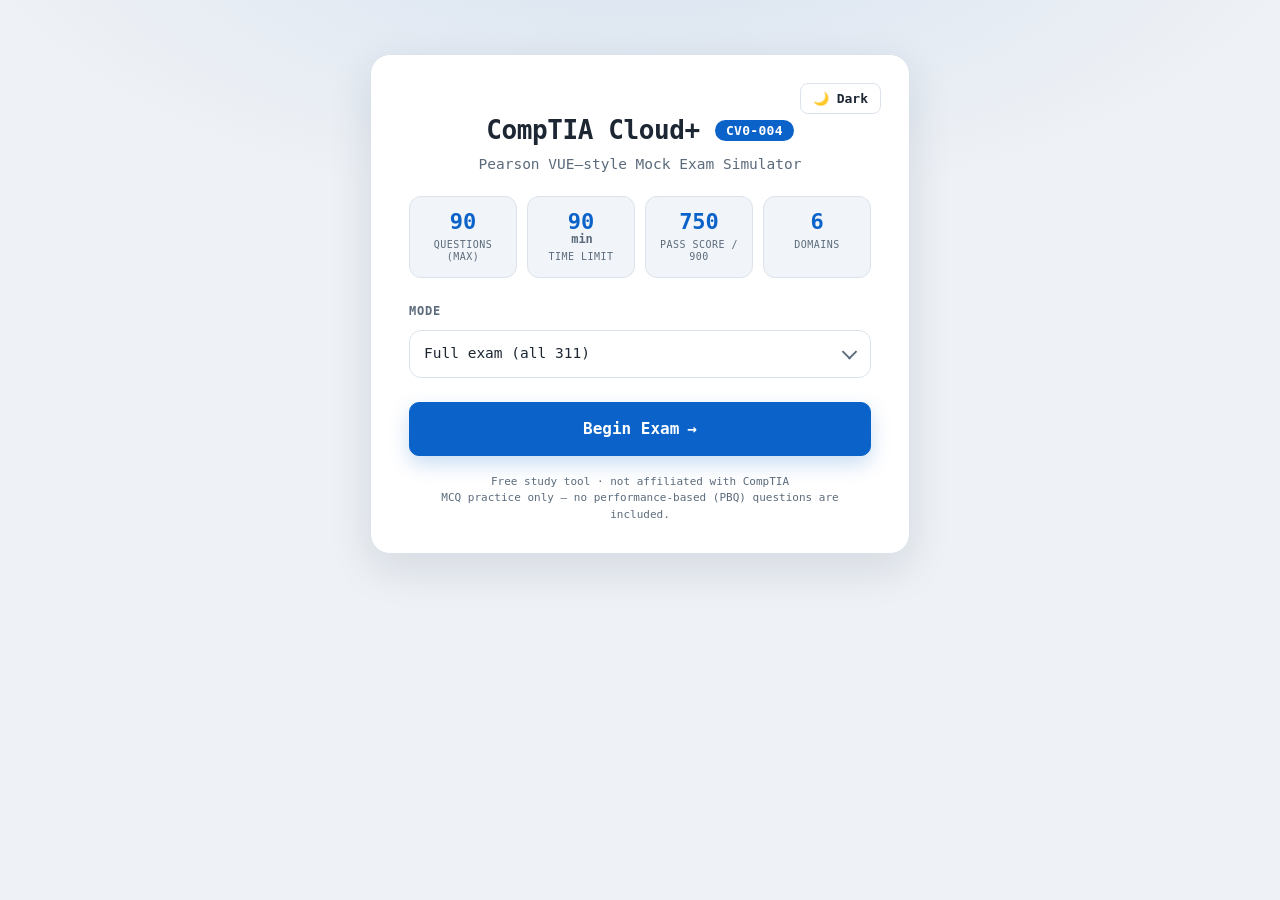
<file: index.html>
<!DOCTYPE html>
<html lang="en">
<head>
<meta charset="UTF-8" />
<meta name="viewport" content="width=device-width, initial-scale=1.0" />
<meta http-equiv="Content-Security-Policy" content="default-src 'self'; script-src 'self'; style-src 'self' 'unsafe-inline' https://fonts.googleapis.com; font-src 'self' https://fonts.gstatic.com; img-src 'self' data:; connect-src 'self'; frame-ancestors 'none'; base-uri 'self'; form-action 'none'" />
<title>CompTIA Cloud+ CV0-004 — Mock Exam</title>
<link rel="preconnect" href="https://fonts.googleapis.com" />
<link rel="preconnect" href="https://fonts.gstatic.com" crossorigin />
<link href="https://fonts.googleapis.com/css2?family=JetBrains+Mono:wght@400;500;700;800&display=swap" rel="stylesheet" />
<link rel="stylesheet" href="styles.css" />
</head>
<body>
<!-- ===== START SCREEN ===== -->
<div id="startScreen" class="screen active">
  <div class="start-card">
    <div class="start-top">
      <button id="themeToggle" class="theme-btn" type="button" aria-label="Toggle dark/light theme">🌙 Dark</button>
    </div>
    <div class="start-hero">
      <h1>CompTIA Cloud+ <span class="badge">CV0-004</span></h1>
      <p class="subtitle">Pearson VUE–style Mock Exam Simulator</p>
    </div>
    <div class="start-stats">
      <div><span>90</span><label>Questions (max)</label></div>
      <div><span>90<span class="unit">min</span></span><label>Time limit</label></div>
      <div><span>750</span><label>Pass score / 900</label></div>
      <div><span>6</span><label>Domains</label></div>
    </div>
    <div class="start-options">
      <div class="opt-group">
        <span class="group-title">Mode</span>
        <div class="select-wrap">
          <select id="optMode">
            <option value="full">Full exam (all 311)</option>
            <option value="rand90">Practice exam (90, weighted by domain)</option>
            <option value="domain">By domain</option>
            <option value="study">Study mode (no timer)</option>
          </select>
        </div>
      </div>
      <div id="domainPicker" class="domain-picker" hidden>
        <label class="selectlbl">Domain:</label>
        <div id="domainChips" class="domain-chips"></div>
        <input type="hidden" id="optDomain" value="1" />
      </div>
    </div>
    <button id="btnBegin" class="btn btn-primary btn-block">Begin Exam <span aria-hidden="true">→</span></button>
    <p class="foot">Free study tool · not affiliated with CompTIA<br>
      MCQ practice only — no performance-based (PBQ) questions are included.</p>
  </div>
</div>

<!-- ===== EXAM SCREEN ===== -->
<div id="examScreen" class="screen">
  <header class="topbar">
    <div class="top-left">
      <span class="brand">Cloud+ CV0-004</span>
      <span id="qCounter" class="qcounter">Question 1 of 310</span>
    </div>
    <div class="top-right">
      <button id="btnHelp" class="theme-btn" type="button" aria-label="Keyboard shortcuts" title="Keyboard shortcuts">?</button>
      <button id="themeToggle2" class="theme-btn" type="button" aria-label="Toggle dark/light theme">🌙</button>
      <span id="timer" class="timer">90:00</span>
      <button id="btnEnd" class="btn-end">End Exam</button>
    </div>
  </header>

  <div id="kbdHelp" class="kbd-help" hidden>
    <div class="kbd-help-inner">
      <div class="kbd-title">⌨️ Keyboard shortcuts</div>
      <div class="kbd-grid">
        <span class="kbd-row"><kbd>A</kbd>–<kbd>F</kbd> <span class="kbd-desc">Select option</span></span>
        <span class="kbd-row"><kbd>1</kbd>–<kbd>9</kbd> <span class="kbd-desc">Select by number</span></span>
        <span class="kbd-row"><kbd>↑</kbd><kbd>↓</kbd> <span class="kbd-desc">Move between options</span></span>
        <span class="kbd-row"><kbd>←</kbd><kbd>→</kbd> <span class="kbd-desc">Prev / Next question</span></span>
        <span class="kbd-row"><kbd>Enter</kbd> <span class="kbd-desc">Choose focused option</span></span>
        <span class="kbd-row"><kbd>F</kbd> <span class="kbd-desc">Flag for review</span></span>
      </div>
      <button id="btnHelpClose" class="btn btn-nav">Close</button>
    </div>
  </div>

  <div class="body">
    <main class="qpanel">
      <div id="flagRow" class="flagrow">
        <button id="btnFlag" class="btn-flag">☆ Flag for review</button>
        <span id="multiHint" class="multihint" hidden>Select all that apply</span>
      </div>
      <div id="stem" class="stem"></div>
      <img id="stemImg" class="stem-img" alt="" hidden />
      <div id="options" class="options" role="listbox" aria-label="Answer options"></div>

      <div class="nav-btns">
        <button id="btnPrev" class="btn-nav">‹ Previous</button>
        <button id="btnNext" class="btn-nav">Next ›</button>
      </div>
    </main>

    <aside class="navpanel">
      <div class="navpanel-head">Question Navigator</div>
      <div id="navGrid" class="navgrid"></div>
      <div class="legend">
        <span><i class="dot answered"></i> Answered</span>
        <span><i class="dot current"></i> Current</span>
        <span><i class="dot flagged"></i> Flagged</span>
        <span><i class="dot blank"></i> Not answered</span>
      </div>
    </aside>
  </div>
</div>

<!-- ===== REVIEW / CONFIRM SCREEN ===== -->
<div id="reviewScreen" class="screen">
  <div class="review-card">
    <h2>End Exam — Review</h2>
    <p id="reviewSummary" class="review-summary"></p>
    <div id="reviewGrid" class="navgrid big"></div>
    <div class="review-actions">
      <button id="btnBack" class="btn btn-ghost">‹ Back to exam</button>
      <button id="btnSubmit" class="btn btn-primary">Submit &amp; View Score</button>
    </div>
  </div>
</div>

<!-- ===== RESULT SCREEN ===== -->
<div id="resultScreen" class="screen">
  <div class="result-card">
    <div class="score-ring">
      <div class="score-num"><span id="pct">0</span><small>%</small></div>
      <div class="score-sub" id="scoreSub">Score</div>
    </div>
    <h2 id="passMsg"></h2>
    <div class="result-stats">
      <div><span id="rCorrect">0</span><label>Correct</label></div>
      <div><span id="rTotal">0</span><label>Total</label></div>
      <div><span id="rTime">0:00</span><label>Time used</label></div>
    </div>
    <div id="rBreakdown" class="breakdown"></div>
    <div class="result-actions">
      <button id="btnReviewWrong" class="btn btn-ghost">Review incorrect</button>
      <button id="btnReviewAll" class="btn btn-ghost">Review all</button>
      <button id="btnRestart" class="btn btn-primary">New Exam</button>
    </div>
  </div>
</div>

<!-- ===== REVIEW INCORRECT SCREEN ===== -->
<div id="reviewWrongScreen" class="screen">
  <div class="rw-wrap">
    <header class="rw-head">
      <h2>Review Incorrect <span id="rwCount" class="rw-count"></span></h2>
      <div class="rw-actions">
        <button id="btnRwBack" class="btn btn-ghost">‹ Back to score</button>
        <button id="btnRwNew" class="btn btn-primary">New Exam</button>
      </div>
    </header>
    <div class="rw-toolbar">
      <div id="rwDomainFilter" class="rw-filter-chips"></div>
      <div class="rw-toolbar-right">
        <button id="btnRwExpandAll" class="btn-mini">Expand all</button>
        <button id="btnRwCollapseAll" class="btn-mini">Collapse all</button>
      </div>
    </div>
    <div id="rwJumpNav" class="rw-jumpnav"></div>
    <div id="rwList" class="rw-list"></div>
  </div>
</div>

<script src="data.js"></script>
<script src="app.js"></script>
</body>
</html>
</file>
<file: styles.css>
:root{
  /* palette — kept from original (brand blue + semantic green/amber/red) */
  --bg:#eef1f5; --panel:#fff; --ink:#1d2733; --muted:#5b6b7b;
  --line:#dce3ec; --brand:#0b62c9; --brand-d:#084a99;
  --green:#1f9d55; --green-l:#e8f6ee; --amber:#d98a00; --amber-l:#fbf1d8;
  --red:#d23b3b; --red-l:#fbeaea; --blue-l:#eaf1fb; --grey-l:#f1f4f8;
  /* shape + elevation tokens */
  --radius-sm:10px; --radius:12px; --radius-lg:14px; --radius-pill:999px;
  --shadow-sm:0 1px 2px rgba(20,40,70,.05);
  --shadow:0 1px 3px rgba(20,40,70,.04), 0 12px 28px rgba(20,40,70,.07);
  --ease:cubic-bezier(.4,0,.2,1);
}
[data-theme="dark"]{
  --bg:#0e131a; --panel:#19222e; --ink:#e8eef5; --muted:#9aabbf;
  --line:#283442; --brand:#4d9bff; --brand-d:#2f7fe6;
  --green:#2ec27e; --green-l:#13302a; --amber:#f0b429; --amber-l:#352b12;
  --red:#ef6b6b; --red-l:#3a1f1f; --blue-l:#13273d; --grey-l:#19222e;
  --shadow-sm:0 1px 2px rgba(0,0,0,.35);
  --shadow:0 1px 3px rgba(0,0,0,.3), 0 14px 30px rgba(0,0,0,.35);
}

*{box-sizing:border-box;margin:0;padding:0}
input,select,textarea,button{font-family:inherit}
html{scroll-behavior:smooth}
html,body{height:100%}
body{
  font-family:"JetBrains Mono","Roboto Mono",ui-monospace,SFMono-Regular,Menlo,Consolas,monospace;
  font-size:15px;
  background:var(--bg); color:var(--ink); line-height:1.5;
  -webkit-font-smoothing:antialiased; text-rendering:optimizeLegibility;
  transition:background .25s var(--ease), color .25s var(--ease);
}
::selection{background:var(--blue-l);color:var(--brand)}
.screen{display:none;min-height:100vh}
.screen.active{display:block}

/* ---------- unified button system ---------- */
.btn{display:inline-flex;align-items:center;justify-content:center;gap:8px;
  font:inherit;font-size:14px;font-weight:700;line-height:1.1;cursor:pointer;
  padding:12px 22px;border-radius:var(--radius-sm);border:1.5px solid transparent;
  transition:background .18s var(--ease),border-color .18s var(--ease),color .18s var(--ease),box-shadow .18s var(--ease),transform .05s var(--ease);
  white-space:nowrap;user-select:none;text-align:center}
.btn:active{transform:translateY(1px)}
.btn:focus-visible{outline:3px solid var(--brand);outline-offset:2px}
.btn-primary{background:var(--brand);color:#fff;border-color:var(--brand)}
.btn-primary:hover{background:var(--brand-d);border-color:var(--brand-d)}
.btn-ghost{background:transparent;color:var(--brand);border-color:var(--brand)}
.btn-ghost:hover{background:var(--blue-l)}
.btn-mini{display:inline-flex;align-items:center;justify-content:center;gap:6px;
  font:inherit;font-size:13px;font-weight:700;cursor:pointer;padding:9px 14px;
  border-radius:8px;border:1.5px solid var(--line);background:var(--panel);color:var(--muted);
  transition:all .18s var(--ease);white-space:nowrap}
.btn-mini:hover{border-color:var(--brand);color:var(--brand)}
.btn-ghost:focus-visible,.btn-mini:focus-visible,.btn-end:focus-visible,
.btn-flag:focus-visible,.theme-btn:focus-visible{outline:3px solid var(--brand);outline-offset:2px}

/* ---------- START SCREEN ---------- */
.screen.active#startScreen{display:flex;align-items:flex-start;justify-content:center;min-height:100vh}
#startScreen{background:
  radial-gradient(1100px 520px at 50% -12%, rgba(11,98,201,.10), transparent 62%),
  var(--bg);
  transition:background .2s}
.start-card{width:100%;max-width:540px;margin:6vh auto 0;background:var(--panel);border:1px solid var(--line);
  border-radius:20px;padding:34px 38px 30px;box-shadow:0 14px 44px rgba(20,40,70,.12);text-align:center;
  position:relative;transition:background .2s,border-color .2s}
.start-top{display:flex;justify-content:flex-end;margin:-6px -10px 2px}
.start-hero{display:flex;flex-direction:column;align-items:center;margin-bottom:20px}
.start-card h1{font-size:26px;font-weight:800;letter-spacing:-.4px;line-height:1.15}
.badge{background:var(--brand);color:#fff;font-size:13px;padding:3px 11px;border-radius:20px;
  vertical-align:middle;font-weight:700;letter-spacing:.3px}
.subtitle{color:var(--muted);margin:8px 0 0;font-size:14.5px}

.start-stats{display:grid;grid-template-columns:repeat(4,1fr);gap:10px;margin:0 0 24px}
.start-stats div{background:var(--grey-l);border:1px solid var(--line);border-radius:12px;
  padding:14px 6px;transition:background .2s,border-color .2s}
.start-stats span{display:block;font-size:22px;font-weight:800;color:var(--brand);line-height:1}
.start-stats span .unit{font-size:12px;font-weight:700;color:var(--muted);margin-left:2px}
.start-stats label{display:block;margin-top:6px;font-size:10px;color:var(--muted);
  text-transform:uppercase;letter-spacing:.5px;line-height:1.2}

.start-options{display:flex;flex-direction:column;gap:18px;text-align:left;margin-bottom:24px}
.opt-group{display:flex;flex-direction:column;gap:10px}
.group-title{font-size:12px;font-weight:800;text-transform:uppercase;letter-spacing:.8px;color:var(--muted)}
.chk{display:flex;align-items:center;gap:11px;font-size:14.5px;color:var(--ink);cursor:pointer;
  background:var(--grey-l);border:1px solid var(--line);border-radius:12px;padding:0 14px;min-height:48px;
  transition:border-color .15s,background .15s}
.chk:hover{border-color:var(--brand)}
.chk input{width:18px;height:18px;accent-color:var(--brand);flex:0 0 auto;cursor:pointer}
.chk span{line-height:1.3}

.select-wrap{position:relative}
.select-wrap::after{content:"";position:absolute;right:16px;top:50%;width:9px;height:9px;
  border-right:2px solid var(--muted);border-bottom:2px solid var(--muted);
  transform:translateY(-70%) rotate(45deg);pointer-events:none}
#optMode{width:100%;min-height:48px;padding:0 42px 0 14px;border:1px solid var(--line);border-radius:12px;
  font:inherit;font-size:14.5px;background:var(--panel);color:var(--ink);cursor:pointer;
  appearance:none;-webkit-appearance:none;transition:border-color .15s,background .15s}
#optMode:hover{border-color:var(--brand)}
#optMode:focus-visible{outline:3px solid var(--brand);outline-offset:2px}
.selectlbl{display:block;font-size:12px;font-weight:800;text-transform:uppercase;letter-spacing:.8px;
  color:var(--muted);margin-bottom:8px}
.start-options .domain-picker{margin-top:0}

.btn-block{display:flex;width:100%;min-height:54px;font-size:16px;margin-top:4px;
  box-shadow:0 8px 20px rgba(11,98,201,.22)}
.btn-block:hover{box-shadow:0 10px 26px rgba(11,98,201,.30)}
.btn-block span{transition:transform .15s}
.btn-block:hover span{transform:translateX(3px)}

/* keyboard tutorial */
.kbd-help{position:fixed;inset:0;z-index:900;display:flex;align-items:center;justify-content:center;
  background:rgba(15,23,42,.55);padding:20px}
.kbd-help[hidden]{display:none}
.kbd-help-inner{width:100%;max-width:420px;background:var(--panel);border:1px solid var(--line);
  border-radius:16px;padding:22px 24px;box-shadow:0 18px 50px rgba(20,40,70,.3);text-align:left;
  transition:background .2s,border-color .2s}
.kbd-title{font-size:12px;font-weight:800;text-transform:uppercase;letter-spacing:.6px;color:var(--muted);margin-bottom:12px}
.kbd-grid{display:grid;grid-template-columns:1fr 1fr;gap:10px 20px;margin-bottom:16px}
.kbd-row{display:flex;align-items:center;gap:6px;font-size:12.5px;color:var(--muted);flex-wrap:wrap}
.kbd-row kbd{display:inline-flex;align-items:center;justify-content:center;min-width:22px;height:22px;padding:0 6px;
  font-family:inherit;font-size:12px;font-weight:700;background:var(--panel);border:1px solid var(--line);
  border-bottom-width:2px;border-radius:5px;color:var(--ink)}
.kbd-desc{color:var(--muted)}
.foot{font-size:11px;color:var(--muted);margin-top:18px;line-height:1.5}

/* domain picker chips */
.domain-picker{margin-top:14px}
.domain-chips{display:flex;flex-wrap:wrap;gap:8px;margin-top:8px}
.chip{font:inherit;font-size:13px;cursor:pointer;background:var(--panel);border:1.5px solid var(--line);
  color:var(--ink);padding:7px 11px;border-radius:var(--radius-sm);transition:all .18s var(--ease);display:flex;align-items:center;gap:6px}
.chip b{color:var(--brand)}
.chip .chipcount{font-size:11px;color:var(--muted);background:var(--grey-l);padding:1px 6px;border-radius:var(--radius-pill)}
.chip:hover{border-color:var(--brand)}
.chip.on{border-color:var(--brand);background:var(--blue-l);box-shadow:0 0 0 3px rgba(11,98,201,.10)}
.chip.on .chipcount{background:#dbe9fb;color:var(--brand)}
.chip:focus-visible{outline:3px solid var(--brand);outline-offset:2px}

/* ---------- TOP BAR ---------- */
.topbar{display:flex;justify-content:space-between;align-items:center;background:var(--panel);
  border-bottom:1px solid var(--line);padding:10px 18px;position:sticky;top:0;z-index:10;transition:background .25s var(--ease),border-color .25s var(--ease)}
.top-left{display:flex;align-items:baseline;gap:14px;min-width:0}
.brand{font-weight:800;color:var(--brand);font-size:16px;white-space:nowrap}
.qcounter{color:var(--muted);font-size:14px;font-weight:600;overflow:hidden;text-overflow:ellipsis;white-space:nowrap}
.top-right{display:flex;align-items:center;gap:10px}
.timer{font-variant-numeric:tabular-nums;font-weight:800;font-size:18px;padding:5px 13px;border-radius:var(--radius-sm);
  background:var(--grey-l);letter-spacing:.5px;transition:background .25s var(--ease)}
.timer.warn{background:var(--red-l);color:var(--red)}
.theme-btn{background:var(--panel);border:1px solid var(--line);border-radius:8px;padding:7px 12px;
  font-size:13px;font-weight:700;cursor:pointer;color:var(--ink);transition:all .18s var(--ease)}
.theme-btn:hover{border-color:var(--brand);color:var(--brand)}
.btn-end{background:var(--panel);border:1px solid var(--line);border-radius:8px;padding:8px 14px;font-weight:700;
  font-size:13px;cursor:pointer;color:var(--ink);transition:all .18s var(--ease)}
.btn-end:hover{border-color:var(--red);color:var(--red)}

/* ---------- BODY ---------- */
.body{display:flex;gap:20px;max-width:1100px;margin:0 auto;padding:24px 18px 60px;align-items:flex-start}
.qpanel{flex:1;min-width:0;background:var(--panel);border:1px solid var(--line);border-radius:var(--radius-lg);padding:30px 34px;min-height:60vh;box-shadow:var(--shadow-sm);transition:background .25s var(--ease),border-color .25s var(--ease)}
.flagrow{display:flex;justify-content:space-between;align-items:center;gap:12px;margin-bottom:20px;flex-wrap:wrap}
.btn-flag{background:var(--panel);border:1px solid var(--line);border-radius:var(--radius-pill);padding:7px 14px;font-size:13px;
  cursor:pointer;color:var(--muted);font-weight:600;transition:all .18s var(--ease)}
.btn-flag.on{background:var(--amber-l);border-color:var(--amber);color:var(--amber)}
.btn-flag:focus-visible{outline:3px solid var(--brand);outline-offset:2px}
.multihint{background:var(--blue-l);color:var(--brand);font-size:12px;font-weight:700;padding:5px 12px;border-radius:var(--radius-pill)}
.stem{font-size:15px;line-height:1.55;margin-bottom:22px;white-space:pre-wrap;word-wrap:break-word}
.stem-img{display:block;max-width:100%;height:auto;margin:0 0 22px;border:1px solid var(--line);border-radius:12px;background:var(--bg);padding:10px}
.stem-img[hidden]{display:none}
.options{display:flex;flex-direction:column;gap:12px}
.opt{display:flex;align-items:flex-start;gap:14px;border:1px solid var(--line);border-radius:var(--radius);
  padding:14px 16px;min-height:48px;cursor:pointer;transition:.15s var(--ease);background:var(--panel);outline:none}
.opt:hover{border-color:var(--brand);background:var(--blue-l)}
.opt.sel{border-color:var(--brand);background:var(--blue-l);box-shadow:inset 0 0 0 1px var(--brand)}
.opt:focus-visible{outline:3px solid var(--brand);outline-offset:2px}
.opt .obox{width:24px;height:24px;flex:0 0 24px;border:2px solid var(--line);border-radius:7px;display:flex;
  align-items:center;justify-content:center;font-weight:800;color:var(--brand);margin-top:1px;transition:all .15s var(--ease)}
.opt.sel .obox{background:var(--brand);border-color:var(--brand);color:#fff}
.opt.is-correct{border-color:var(--green);background:var(--green-l)}
.opt.is-correct .obox{background:var(--green);border-color:var(--green);color:#fff}
.opt.is-wrong{border-color:var(--red);background:var(--red-l)}
.opt.is-wrong .obox{background:var(--red);border-color:var(--red);color:#fff}
.opt .otext{font-size:13.5px}
.opt .letter{font-weight:800;margin-right:8px;color:var(--muted)}
.cfg{font-family:var(--mono);font-size:12.5px;line-height:1.5;background:var(--bg);border:1px solid var(--line);border-radius:8px;padding:10px 12px;margin-top:6px;white-space:pre;overflow-x:auto;color:var(--ink)}

.study-feedback{margin-top:16px;padding:12px 16px;border-radius:var(--radius);font-size:14px;font-weight:600;
  border:1.5px solid var(--line);display:none}

/* deep-dive block (why correct / why others wrong / objective) */
.deepdive{margin-top:16px;border:1px solid var(--line);border-radius:var(--radius);background:var(--panel);overflow:hidden}
.deepdive-toggle{cursor:pointer;user-select:none;padding:10px 14px;font-weight:700;font-size:13px;color:var(--brand);
  display:flex;align-items:center;gap:8px;background:var(--blue-l)}
.deepdive-toggle .chev{transition:transform .15s var(--ease)}
.deepdive.open .deepdive-toggle .chev{transform:rotate(90deg)}
.deepdive-body{display:none;padding:12px 16px;white-space:pre-wrap;font-size:13px;line-height:1.6;color:var(--ink)}
.deepdive.open .deepdive-body{display:block}
.deepdive-body b{color:var(--ink)}
.deepdive-body .dd-bullet{display:block;padding-left:18px;text-indent:-15px;margin:2px 0}
.deepdive-body .dd-bullet::before{content:"•";color:var(--muted);margin-right:8px}
.study-feedback.ok{background:var(--green-l);border-color:var(--green);color:var(--green)}
.study-feedback.no{background:var(--red-l);border-color:var(--red);color:var(--red)}
.study-feedback b{font-weight:800}
.study-explain{font-size:13.5px;font-weight:500;color:var(--muted);margin-top:8px;padding-top:8px;border-top:1px dashed var(--line);line-height:1.55}
.study-explain b{color:var(--ink);font-weight:700}
/* nav controls: clear separation from the answer box / study feedback above */
.nav-btns{display:flex;justify-content:space-between;align-items:center;gap:12px;flex-wrap:wrap;margin-top:32px}
.btn-nav{background:var(--panel);border:1px solid var(--line);border-radius:var(--radius-sm);padding:12px 22px;font-weight:700;
  font-size:14px;cursor:pointer;color:var(--ink);transition:all .18s var(--ease)}
.btn-nav:hover:not(:disabled){border-color:var(--brand);color:var(--brand)}
.btn-nav:disabled{opacity:.4;cursor:not-allowed}
.btn-nav:focus-visible{outline:3px solid var(--brand);outline-offset:2px}

/* ---------- NAV PANEL ---------- */
.navpanel{width:230px;flex:0 0 230px;margin-left:20px;background:var(--panel);border:1px solid var(--line);
  border-radius:var(--radius-lg);padding:18px;position:sticky;top:78px;box-shadow:var(--shadow-sm);transition:background .25s var(--ease),border-color .25s var(--ease);min-width:0;overflow:hidden}
.navpanel-head{font-weight:800;font-size:14px;margin-bottom:14px;color:var(--ink)}
.navgrid{display:grid;grid-template-columns:repeat(5,1fr);gap:5px;min-width:0}
.navgrid.big{grid-template-columns:repeat(10,1fr);gap:6px;margin:18px 0}
.navcell{aspect-ratio:1;border:1px solid var(--line);border-radius:7px;display:flex;align-items:center;
  justify-content:center;font-size:11px;font-weight:700;cursor:pointer;background:var(--panel);color:var(--muted);transition:all .15s var(--ease);min-height:36px;min-width:0;overflow:hidden;padding:0 2px}
.navcell:focus-visible{outline:3px solid var(--brand);outline-offset:2px}
.navcell.answered{background:var(--green-l);border-color:var(--green);color:var(--green)}
.navcell.flagged{background:var(--amber-l);border-color:var(--amber);color:var(--amber)}
.navcell.current{border-color:var(--brand);box-shadow:inset 0 0 0 2px var(--brand)}
.navcell.answered.flagged{background:var(--amber-l);border-color:var(--amber);color:var(--amber)}
.navcell.wrong{background:var(--red-l);border-color:var(--red);color:var(--red)}
.legend{margin-top:16px;display:flex;flex-direction:column;gap:6px;font-size:11.5px;color:var(--muted)}
.legend span{display:flex;align-items:center;gap:7px}
.legend .dot{width:11px;height:11px;border-radius:3px;display:inline-block;border:1px solid var(--line)}
.dot.answered{background:var(--green-l);border-color:var(--green)}
.dot.current{box-shadow:inset 0 0 0 2px var(--brand);border-color:var(--brand)}
.dot.flagged{background:var(--amber-l);border-color:var(--amber)}
.dot.blank{background:var(--panel)}
.dot.wrong{background:var(--red-l);border-color:var(--red)}

/* ---------- REVIEW ---------- */
.review-card{max-width:760px;margin:7vh auto 0;background:var(--panel);border:1px solid var(--line);
  border-radius:var(--radius-lg);padding:32px 34px;box-shadow:var(--shadow);transition:background .25s var(--ease),border-color .25s var(--ease)}
.review-card h2{font-size:22px;margin-bottom:8px}
.review-summary{color:var(--muted);font-size:14px;margin-bottom:8px}
.review-actions{display:flex;justify-content:space-between;margin-top:18px;gap:12px}

/* ---------- RESULT ---------- */
.result-card{max-width:620px;margin:6vh auto 0;background:var(--panel);border:1px solid var(--line);
  border-radius:var(--radius-lg);padding:40px;text-align:center;box-shadow:var(--shadow);transition:background .25s var(--ease),border-color .25s var(--ease)}
.score-ring{width:clamp(132px,34vw,160px);aspect-ratio:1;border-radius:50%;margin:0 auto 18px;display:flex;flex-direction:column;
  align-items:center;justify-content:center;border:12px solid var(--green);background:var(--green-l);transition:border-color .25s var(--ease),background .25s var(--ease)}
.score-ring.fail{border-color:var(--red);background:var(--red-l)}
.score-num{font-size:clamp(36px,9vw,46px);font-weight:900;color:var(--green);line-height:1}
.score-ring.fail .score-num{color:var(--red)}
.score-num small{font-size:0.46em}
.score-sub{font-size:12px;color:var(--muted);text-transform:uppercase;letter-spacing:1px;margin-top:2px}
#passMsg{font-size:20px;font-weight:800;margin-bottom:22px}
.result-stats{display:flex;gap:12px;justify-content:center;margin-bottom:22px}
.result-stats div{flex:1;background:var(--grey-l);border-radius:var(--radius);padding:14px 6px;transition:background .25s var(--ease)}
.result-stats span{display:block;font-size:23px;font-weight:800;color:var(--ink)}
.result-stats label{font-size:11px;color:var(--muted);text-transform:uppercase;letter-spacing:.5px}
.breakdown{text-align:left;background:var(--grey-l);border-radius:var(--radius);padding:14px 18px;font-size:13.5px;color:var(--muted);margin-bottom:22px;transition:background .25s var(--ease)}
.breakdown b{color:var(--ink)}
.result-actions{display:flex;justify-content:space-between;gap:12px}

/* ---------- REVIEW INCORRECT ---------- */
.rw-wrap{max-width:820px;margin:5vh auto 60px;padding:0 18px}
.rw-head{display:flex;justify-content:space-between;align-items:center;margin-bottom:18px;flex-wrap:wrap;gap:12px}
.rw-head h2{font-size:22px;font-weight:800}
.rw-count{color:var(--muted);font-weight:600;font-size:15px;margin-left:6px}
.rw-actions{display:flex;gap:10px}
.rw-list{display:flex;flex-direction:column;gap:16px}
.rw-card{background:var(--panel);border:1px solid var(--line);border-radius:var(--radius-lg);padding:20px 22px;box-shadow:var(--shadow-sm);transition:background .25s var(--ease),border-color .25s var(--ease)}
.rw-qhead{display:flex;align-items:center;gap:10px;margin-bottom:10px;flex-wrap:wrap}
.rw-num{font-weight:800;color:var(--brand);font-size:15px}
.rw-dom{font-size:12px;font-weight:700;color:var(--muted);background:var(--grey-l);padding:2px 9px;border-radius:var(--radius-pill)}
.rw-tag{font-size:11px;font-weight:800;text-transform:uppercase;letter-spacing:.5px;padding:2px 9px;border-radius:var(--radius-pill);margin-left:auto}
.rw-tag.correct{background:var(--green-l);color:var(--green)}
.rw-tag.wrong{background:var(--red-l);color:var(--red)}
.rw-tag.blank{background:var(--amber-l);color:var(--amber)}
.rw-stem{font-size:15.5px;line-height:1.6;margin-bottom:14px;white-space:pre-wrap;word-wrap:break-word}
.rw-opts{display:flex;flex-direction:column;gap:8px;margin-bottom:12px}
.rw-opt{display:flex;align-items:flex-start;gap:10px;border:1px solid var(--line);border-radius:var(--radius-sm);padding:11px 13px;min-height:40px;font-size:14.5px;background:var(--panel);transition:background .25s var(--ease),border-color .25s var(--ease)}
.rw-opt .rw-mark{width:16px;font-weight:900;flex:0 0 16px;text-align:center}
.rw-opt .rw-letter{font-weight:800;color:var(--muted)}
.rw-opt.correct{border-color:var(--green);background:var(--green-l)}
.rw-opt.correct .rw-mark{color:var(--green)}
.rw-opt.correct .rw-letter{color:var(--green)}
.rw-opt.yours{border-color:var(--red);background:var(--red-l)}
.rw-opt.yours .rw-mark{color:var(--red)}
.rw-opt.yours .rw-letter{color:var(--red)}
.rw-answer{font-size:14px;background:var(--grey-l);border-radius:var(--radius-sm);padding:10px 14px;transition:background .25s var(--ease)}
.rw-answer .rw-yours{color:var(--red);font-weight:700}

.rw-toolbar{display:flex;justify-content:space-between;align-items:center;gap:12px;margin-bottom:14px;flex-wrap:wrap}
.rw-filter-chips{display:flex;flex-wrap:wrap;gap:6px}
.rw-fchip{font:inherit;font-size:12.5px;cursor:pointer;background:var(--panel);border:1.5px solid var(--line);
  color:var(--muted);padding:5px 11px;border-radius:var(--radius-pill);transition:all .18s var(--ease)}
.rw-fchip:hover{border-color:var(--brand)}
.rw-fchip.on{border-color:var(--brand);background:var(--blue-l);color:var(--brand);font-weight:700}
.rw-fchip:focus-visible{outline:3px solid var(--brand);outline-offset:2px}
.rw-toolbar-right{display:flex;gap:8px}

.rw-jumpnav{display:flex;flex-wrap:wrap;gap:5px;margin-bottom:20px;padding:12px;background:var(--grey-l);border-radius:var(--radius);transition:background .25s var(--ease)}
.rw-jbtn{width:30px;height:30px;border-radius:7px;border:1px solid var(--line);background:var(--panel);font-size:11px;
  font-weight:700;cursor:pointer;color:var(--red);display:flex;align-items:center;justify-content:center;transition:all .15s var(--ease)}
.rw-jbtn.blank{color:var(--amber)}
.rw-jbtn.ok{color:var(--green)}
.rw-jbtn:hover{box-shadow:0 0 0 2px rgba(11,98,201,.25)}
.rw-jbtn:focus-visible{outline:3px solid var(--brand);outline-offset:2px}

.rw-card{cursor:default}
.rw-qhead{cursor:pointer;user-select:none}
.rw-qhead .rw-chev{margin-left:auto;transition:transform .15s var(--ease);color:var(--muted);font-size:13px}
.rw-qhead .rw-tag{margin-left:0}
.rw-qhead .rw-chev{order:99}
.rw-card.collapsed .rw-body{display:none}
.rw-card.collapsed .rw-chev{transform:rotate(-90deg)}
.rw-explain{font-size:13.5px;color:var(--muted);margin-top:6px;padding-left:2px;line-height:1.55}
.rw-explain b{color:var(--ink)}

/* ---------- responsive / mobile ---------- */
@media(max-width:820px){
  .body{flex-direction:column;padding-bottom:104px}
  /* Question is the hero; navigator becomes a scrollable, big-tappable strip docked at the bottom */
  .navpanel{position:fixed;left:0;right:0;bottom:0;top:auto;width:auto;flex:none;margin:0;
    border-radius:14px 14px 0 0;border-bottom:none;padding:10px 12px 12px;z-index:40;
    box-shadow:0 -8px 24px rgba(20,40,70,.16)}
  .navpanel-head{font-size:12px;margin-bottom:8px;color:var(--muted)}
  .navgrid{grid-auto-flow:column;grid-template-columns:none;grid-auto-columns:minmax(46px,1fr);
    overflow-x:auto;padding-bottom:4px;-webkit-overflow-scrolling:touch;scrollbar-width:thin}
  .navcell{aspect-ratio:auto;min-height:46px;min-width:46px;padding:0 4px}
  .legend{flex-direction:row;flex-wrap:wrap;gap:10px;font-size:11px}
  .result-actions,.review-actions,.rw-actions{flex-direction:column-reverse}
  .result-actions .btn,.review-actions .btn,.rw-actions .btn{width:100%}
  /* full-width, tappable navigation controls */
  .nav-btns{flex-direction:column-reverse}
  .nav-btns .btn-nav{width:100%}
  .btn,.btn-nav{min-height:46px;font-size:15px}
  .qpanel{padding:24px 20px}
  .start-card{padding:30px 22px 26px}
  .review-card,.result-card{padding:26px 22px}
  .rw-card{padding:18px 16px}
}
@media(max-width:560px){
  .rw-jumpnav{gap:6px;padding:10px}
  .rw-jbtn{width:36px;height:36px}
}
@media(max-width:480px){
  .topbar{padding:10px 14px;gap:8px}
  .brand{font-size:14px}
  .top-right{gap:8px}
  .qcounter{font-size:12.5px}
  .timer{font-size:16px;padding:4px 10px}
  /* start screen: single-column shortcuts + tighter stats for small phones */
  .kbd-grid{grid-template-columns:1fr}
  .start-stats{grid-template-columns:repeat(2,1fr)}
  .start-stats label{font-size:9.5px}
  .start-card h1{font-size:25px}
}
</file>
